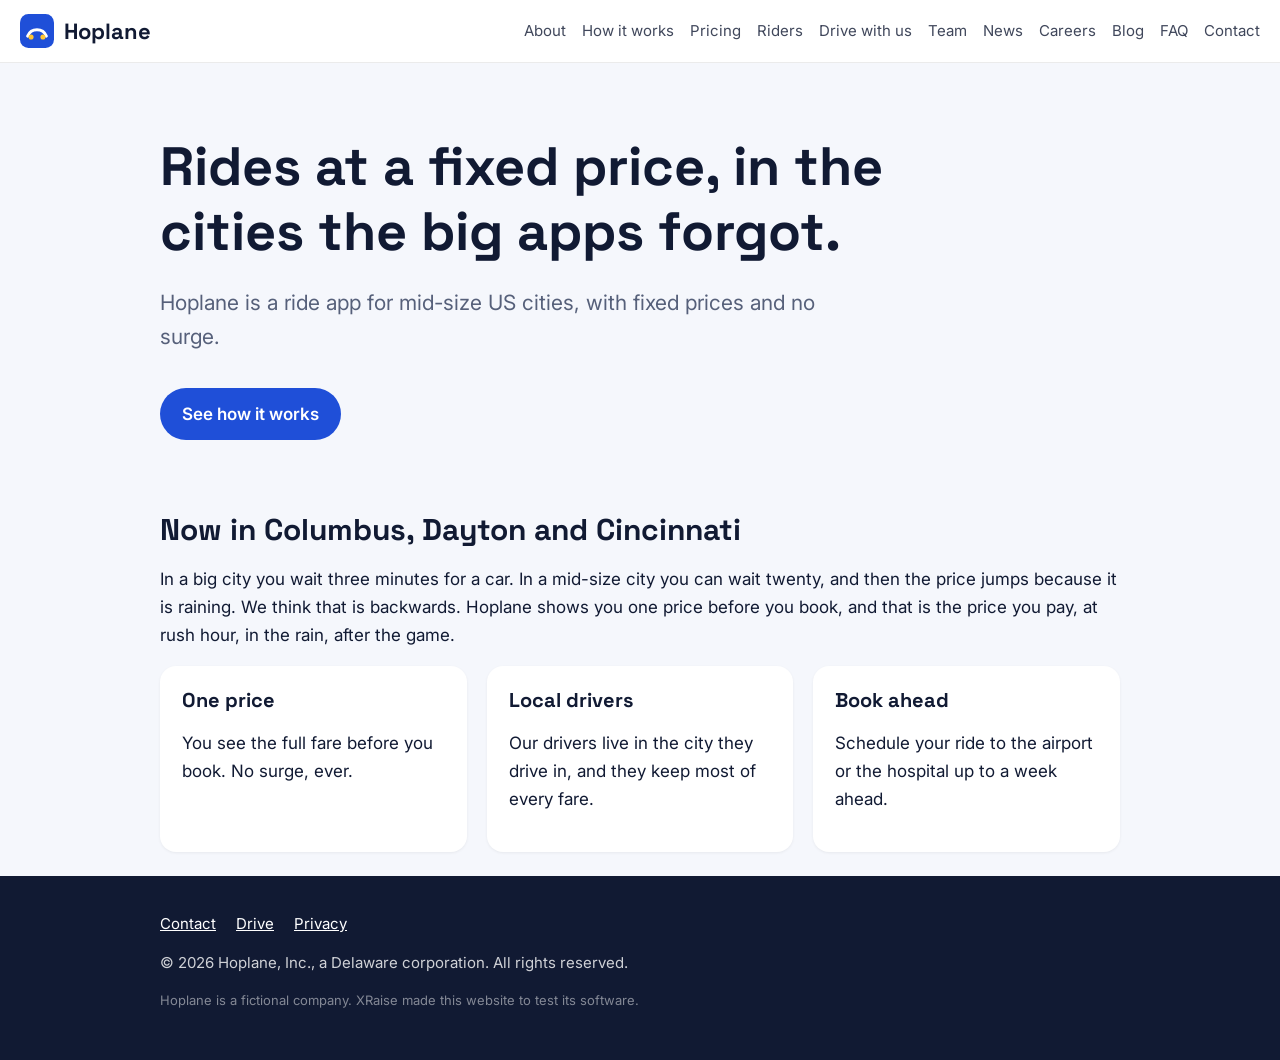
<file: index.html>
<!doctype html>
<html lang="en">
<head>
<meta charset="utf-8">
<meta name="viewport" content="width=device-width, initial-scale=1">
<meta name="robots" content="noindex">
<title>Hoplane: fixed-price rides for your city</title>
<meta name="description" content="Hoplane is a ride app for mid-size US cities, with fixed prices and no surge.">
<link rel="preconnect" href="https://fonts.googleapis.com"><link rel="stylesheet" href="https://fonts.googleapis.com/css2?family=Space+Grotesk:wght@400;600;700&family=Inter:wght@400;600;700&display=swap">
<link rel="stylesheet" href="/style.css">
</head>
<body>
<header class="top"><div class="bar"><a class="brand" href="/"><svg viewBox="0 0 40 40" aria-hidden="true"><rect width="40" height="40" rx="10" fill="#1F4FD8"/><path d="M9 26c4-10 18-10 22 0" stroke="#fff" stroke-width="3.5" fill="none" stroke-linecap="round"/><circle cx="13" cy="27" r="3" fill="#FFC531"/><circle cx="27" cy="27" r="3" fill="#FFC531"/></svg><span>Hoplane</span></a><nav><a href="/about/">About</a><a href="/how-it-works/">How it works</a><a href="/pricing/">Pricing</a><a href="/riders/">Riders</a><a href="/drive/">Drive with us</a><a href="/team/">Team</a><a href="/news/">News</a><a href="/careers/">Careers</a><a href="/blog/">Blog</a><a href="/faq/">FAQ</a><a href="/contact/">Contact</a></nav></div></header>
<main class="wrap">
<section class="hero">
  <h1>Rides at a fixed price, in the cities the big apps forgot.</h1>
  <p class="lead">Hoplane is a ride app for mid-size US cities, with fixed prices and no surge.</p>
  <a class="btn" href="/how-it-works/">See how it works</a>
</section>
<section>
  <h2>Now in Columbus, Dayton and Cincinnati</h2>
  <p>In a big city you wait three minutes for a car. In a mid-size city you can wait twenty, and then the price jumps because it is raining. We think that is backwards. Hoplane shows you one price before you book, and that is the price you pay, at rush hour, in the rain, after the game.</p>
  <div class="cards">
    <div class="card"><h3>One price</h3><p>You see the full fare before you book. No surge, ever.</p></div>
    <div class="card"><h3>Local drivers</h3><p>Our drivers live in the city they drive in, and they keep most of every fare.</p></div>
    <div class="card"><h3>Book ahead</h3><p>Schedule your ride to the airport or the hospital up to a week ahead.</p></div>
  </div>
</section>
</main>
<footer><div class="wrap">
<div class="links"><a href="/contact/">Contact</a><a href="/drive/">Drive</a><a href="/privacy/">Privacy</a></div>
<div>&copy; 2026 Hoplane, Inc., a Delaware corporation. All rights reserved.</div>
<p class="fiction">Hoplane is a fictional company. XRaise made this website to test its software.</p>
</div></footer>
</body>
</html>
</file>
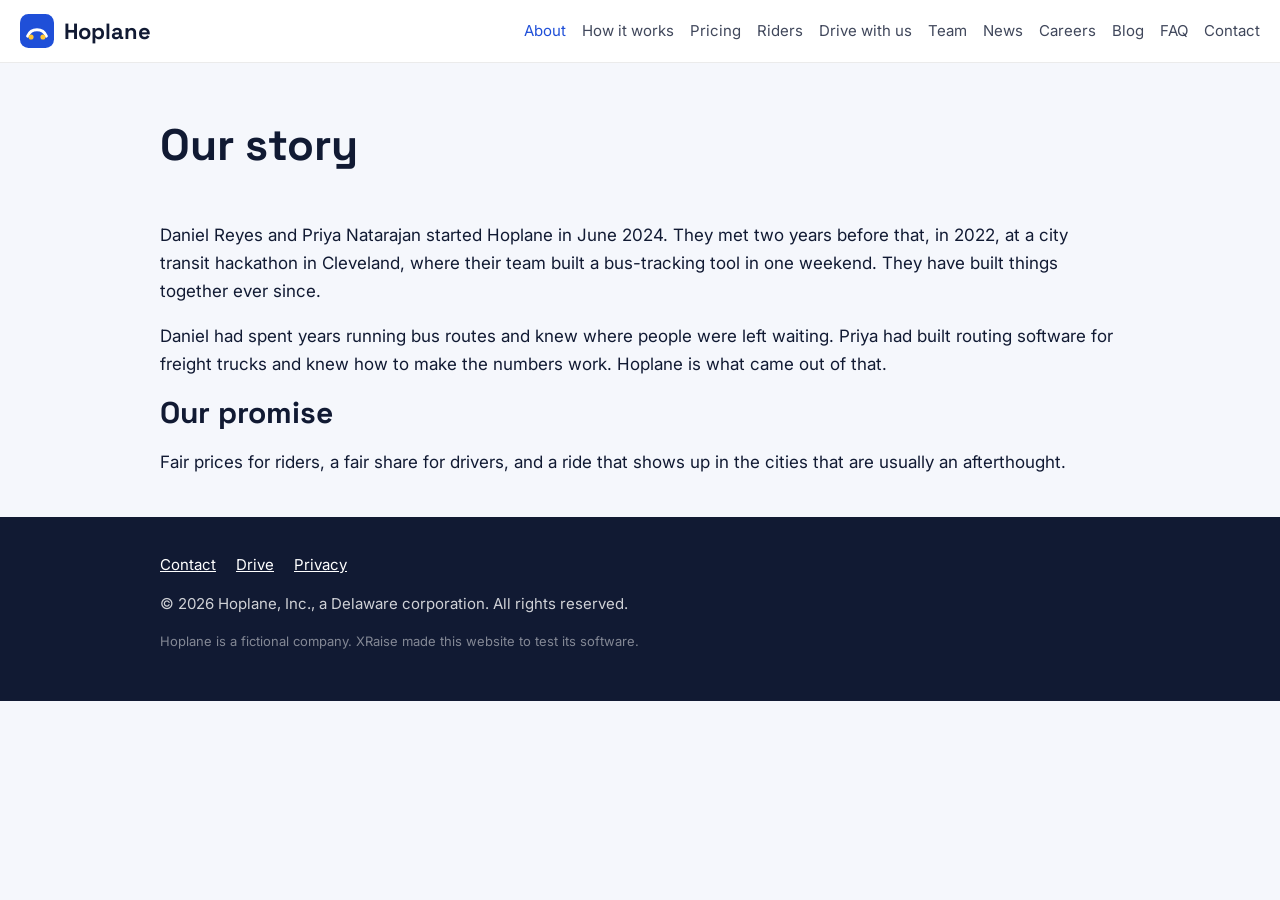
<file: about/index.html>
<!doctype html>
<html lang="en">
<head>
<meta charset="utf-8">
<meta name="viewport" content="width=device-width, initial-scale=1">
<meta name="robots" content="noindex">
<title>About Hoplane</title>
<meta name="description" content="Fixed-price rides for mid-size US cities.">
<link rel="preconnect" href="https://fonts.googleapis.com"><link rel="stylesheet" href="https://fonts.googleapis.com/css2?family=Space+Grotesk:wght@400;600;700&family=Inter:wght@400;600;700&display=swap">
<link rel="stylesheet" href="/style.css">
</head>
<body>
<header class="top"><div class="bar"><a class="brand" href="/"><svg viewBox="0 0 40 40" aria-hidden="true"><rect width="40" height="40" rx="10" fill="#1F4FD8"/><path d="M9 26c4-10 18-10 22 0" stroke="#fff" stroke-width="3.5" fill="none" stroke-linecap="round"/><circle cx="13" cy="27" r="3" fill="#FFC531"/><circle cx="27" cy="27" r="3" fill="#FFC531"/></svg><span>Hoplane</span></a><nav><a href="/about/" class="on">About</a><a href="/how-it-works/">How it works</a><a href="/pricing/">Pricing</a><a href="/riders/">Riders</a><a href="/drive/">Drive with us</a><a href="/team/">Team</a><a href="/news/">News</a><a href="/careers/">Careers</a><a href="/blog/">Blog</a><a href="/faq/">FAQ</a><a href="/contact/">Contact</a></nav></div></header>
<main class="wrap">
<div class="page-title"><h1>Our story</h1></div>
<section>
  <p>Daniel Reyes and Priya Natarajan started Hoplane in June 2024. They met two years before that, in 2022, at a city transit hackathon in Cleveland, where their team built a bus-tracking tool in one weekend. They have built things together ever since.</p>
  <p>Daniel had spent years running bus routes and knew where people were left waiting. Priya had built routing software for freight trucks and knew how to make the numbers work. Hoplane is what came out of that.</p>
  <h2>Our promise</h2>
  <p>Fair prices for riders, a fair share for drivers, and a ride that shows up in the cities that are usually an afterthought.</p>
</section>
</main>
<footer><div class="wrap">
<div class="links"><a href="/contact/">Contact</a><a href="/drive/">Drive</a><a href="/privacy/">Privacy</a></div>
<div>&copy; 2026 Hoplane, Inc., a Delaware corporation. All rights reserved.</div>
<p class="fiction">Hoplane is a fictional company. XRaise made this website to test its software.</p>
</div></footer>
</body>
</html>
</file>
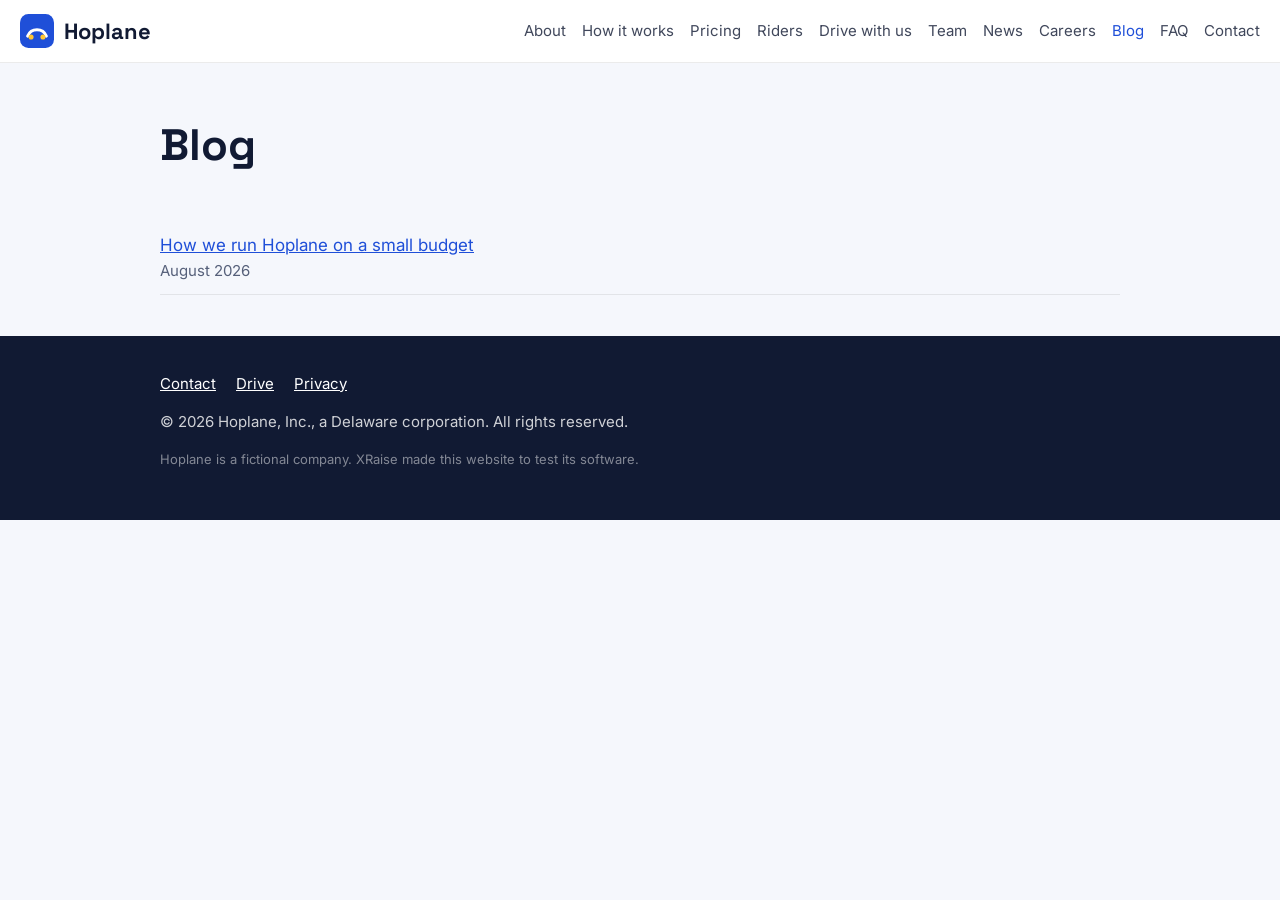
<file: blog/index.html>
<!doctype html>
<html lang="en">
<head>
<meta charset="utf-8">
<meta name="viewport" content="width=device-width, initial-scale=1">
<meta name="robots" content="noindex">
<title>Hoplane blog</title>
<meta name="description" content="Fixed-price rides for mid-size US cities.">
<link rel="preconnect" href="https://fonts.googleapis.com"><link rel="stylesheet" href="https://fonts.googleapis.com/css2?family=Space+Grotesk:wght@400;600;700&family=Inter:wght@400;600;700&display=swap">
<link rel="stylesheet" href="/style.css">
</head>
<body>
<header class="top"><div class="bar"><a class="brand" href="/"><svg viewBox="0 0 40 40" aria-hidden="true"><rect width="40" height="40" rx="10" fill="#1F4FD8"/><path d="M9 26c4-10 18-10 22 0" stroke="#fff" stroke-width="3.5" fill="none" stroke-linecap="round"/><circle cx="13" cy="27" r="3" fill="#FFC531"/><circle cx="27" cy="27" r="3" fill="#FFC531"/></svg><span>Hoplane</span></a><nav><a href="/about/">About</a><a href="/how-it-works/">How it works</a><a href="/pricing/">Pricing</a><a href="/riders/">Riders</a><a href="/drive/">Drive with us</a><a href="/team/">Team</a><a href="/news/">News</a><a href="/careers/">Careers</a><a href="/blog/" class="on">Blog</a><a href="/faq/">FAQ</a><a href="/contact/">Contact</a></nav></div></header>
<main class="wrap">
<div class="page-title"><h1>Blog</h1></div>
<section>
  <ul class="plain">
    <li><a href="/blog/running-on-a-small-budget/">How we run Hoplane on a small budget</a><div class="post-meta">August 2026</div></li>
  </ul>
</section>
</main>
<footer><div class="wrap">
<div class="links"><a href="/contact/">Contact</a><a href="/drive/">Drive</a><a href="/privacy/">Privacy</a></div>
<div>&copy; 2026 Hoplane, Inc., a Delaware corporation. All rights reserved.</div>
<p class="fiction">Hoplane is a fictional company. XRaise made this website to test its software.</p>
</div></footer>
</body>
</html>
</file>
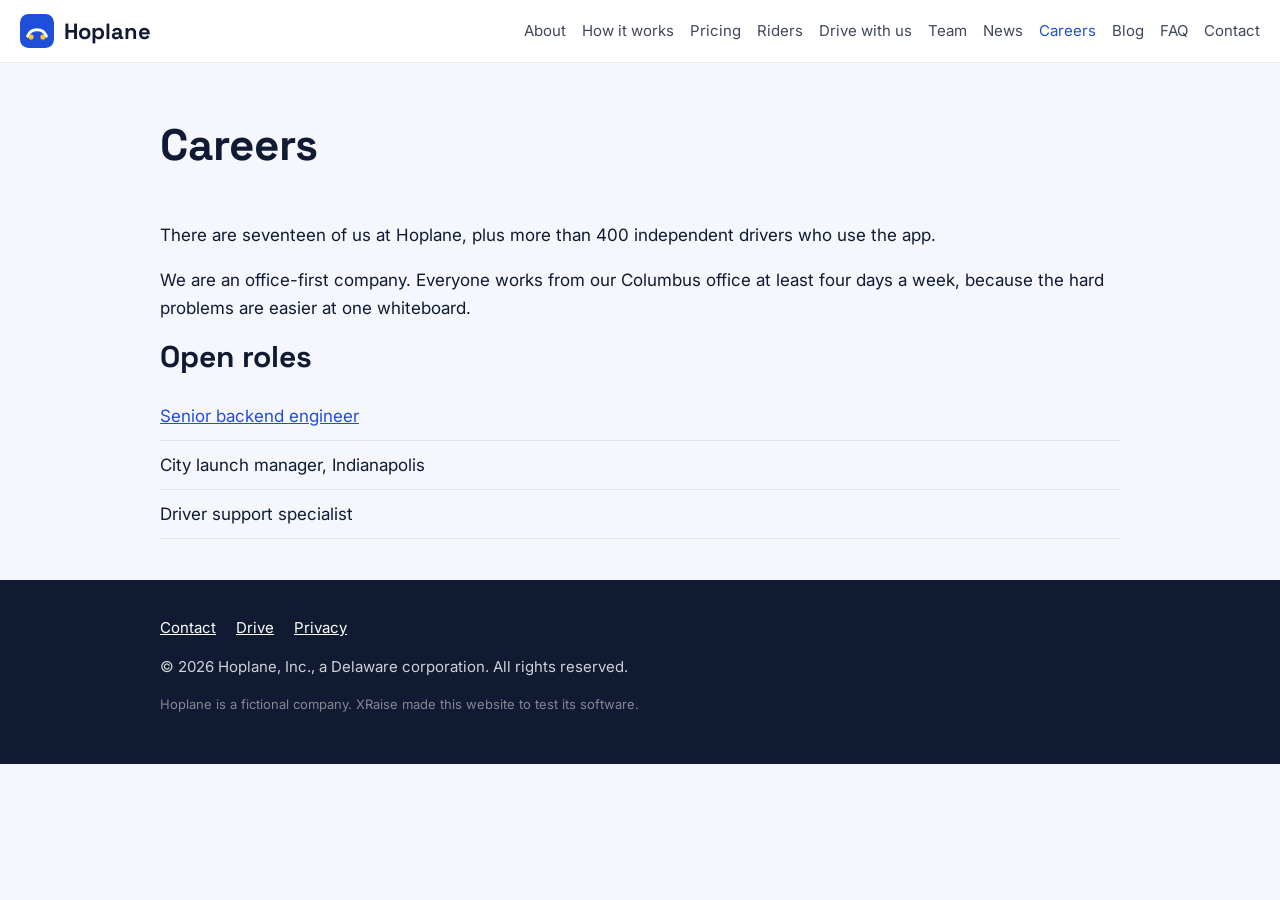
<file: careers/index.html>
<!doctype html>
<html lang="en">
<head>
<meta charset="utf-8">
<meta name="viewport" content="width=device-width, initial-scale=1">
<meta name="robots" content="noindex">
<title>Careers at Hoplane</title>
<meta name="description" content="Fixed-price rides for mid-size US cities.">
<link rel="preconnect" href="https://fonts.googleapis.com"><link rel="stylesheet" href="https://fonts.googleapis.com/css2?family=Space+Grotesk:wght@400;600;700&family=Inter:wght@400;600;700&display=swap">
<link rel="stylesheet" href="/style.css">
</head>
<body>
<header class="top"><div class="bar"><a class="brand" href="/"><svg viewBox="0 0 40 40" aria-hidden="true"><rect width="40" height="40" rx="10" fill="#1F4FD8"/><path d="M9 26c4-10 18-10 22 0" stroke="#fff" stroke-width="3.5" fill="none" stroke-linecap="round"/><circle cx="13" cy="27" r="3" fill="#FFC531"/><circle cx="27" cy="27" r="3" fill="#FFC531"/></svg><span>Hoplane</span></a><nav><a href="/about/">About</a><a href="/how-it-works/">How it works</a><a href="/pricing/">Pricing</a><a href="/riders/">Riders</a><a href="/drive/">Drive with us</a><a href="/team/">Team</a><a href="/news/">News</a><a href="/careers/" class="on">Careers</a><a href="/blog/">Blog</a><a href="/faq/">FAQ</a><a href="/contact/">Contact</a></nav></div></header>
<main class="wrap">
<div class="page-title"><h1>Careers</h1></div>
<section>
  <p>There are seventeen of us at Hoplane, plus more than 400 independent drivers who use the app.</p>
  <p>We are an office-first company. Everyone works from our Columbus office at least four days a week, because the hard problems are easier at one whiteboard.</p>
  <h2>Open roles</h2>
  <ul class="plain">
    <li><a href="/careers/senior-backend-engineer/">Senior backend engineer</a></li>
    <li>City launch manager, Indianapolis</li>
    <li>Driver support specialist</li>
  </ul>
</section>
</main>
<footer><div class="wrap">
<div class="links"><a href="/contact/">Contact</a><a href="/drive/">Drive</a><a href="/privacy/">Privacy</a></div>
<div>&copy; 2026 Hoplane, Inc., a Delaware corporation. All rights reserved.</div>
<p class="fiction">Hoplane is a fictional company. XRaise made this website to test its software.</p>
</div></footer>
</body>
</html>
</file>
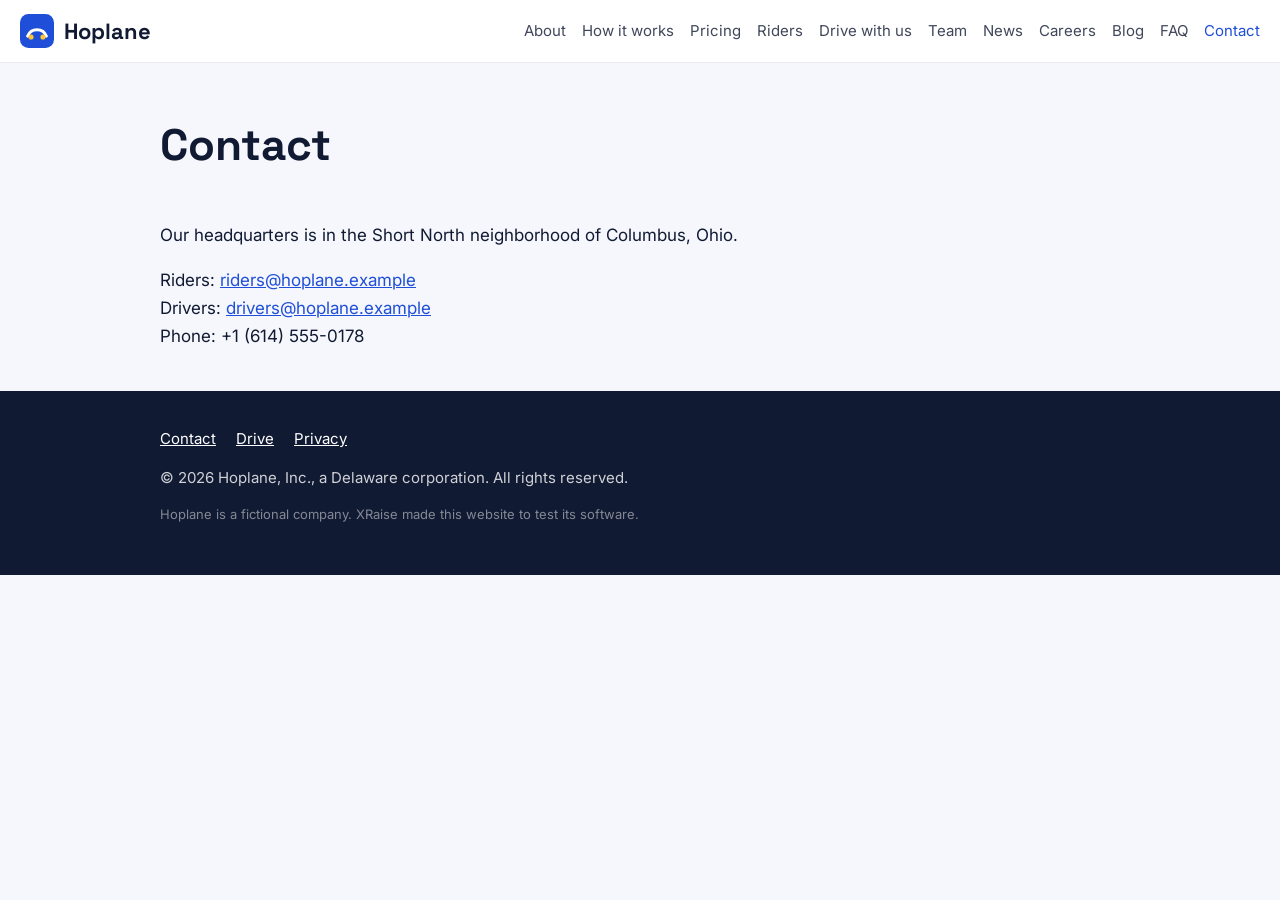
<file: contact/index.html>
<!doctype html>
<html lang="en">
<head>
<meta charset="utf-8">
<meta name="viewport" content="width=device-width, initial-scale=1">
<meta name="robots" content="noindex">
<title>Contact Hoplane</title>
<meta name="description" content="Fixed-price rides for mid-size US cities.">
<link rel="preconnect" href="https://fonts.googleapis.com"><link rel="stylesheet" href="https://fonts.googleapis.com/css2?family=Space+Grotesk:wght@400;600;700&family=Inter:wght@400;600;700&display=swap">
<link rel="stylesheet" href="/style.css">
</head>
<body>
<header class="top"><div class="bar"><a class="brand" href="/"><svg viewBox="0 0 40 40" aria-hidden="true"><rect width="40" height="40" rx="10" fill="#1F4FD8"/><path d="M9 26c4-10 18-10 22 0" stroke="#fff" stroke-width="3.5" fill="none" stroke-linecap="round"/><circle cx="13" cy="27" r="3" fill="#FFC531"/><circle cx="27" cy="27" r="3" fill="#FFC531"/></svg><span>Hoplane</span></a><nav><a href="/about/">About</a><a href="/how-it-works/">How it works</a><a href="/pricing/">Pricing</a><a href="/riders/">Riders</a><a href="/drive/">Drive with us</a><a href="/team/">Team</a><a href="/news/">News</a><a href="/careers/">Careers</a><a href="/blog/">Blog</a><a href="/faq/">FAQ</a><a href="/contact/" class="on">Contact</a></nav></div></header>
<main class="wrap">
<div class="page-title"><h1>Contact</h1></div>
<section>
  <p>Our headquarters is in the Short North neighborhood of Columbus, Ohio.</p>
  <p>Riders: <a href="mailto:riders@hoplane.example">riders@hoplane.example</a><br>Drivers: <a href="mailto:drivers@hoplane.example">drivers@hoplane.example</a><br>Phone: +1 (614) 555-0178</p>
</section>
</main>
<footer><div class="wrap">
<div class="links"><a href="/contact/">Contact</a><a href="/drive/">Drive</a><a href="/privacy/">Privacy</a></div>
<div>&copy; 2026 Hoplane, Inc., a Delaware corporation. All rights reserved.</div>
<p class="fiction">Hoplane is a fictional company. XRaise made this website to test its software.</p>
</div></footer>
</body>
</html>
</file>
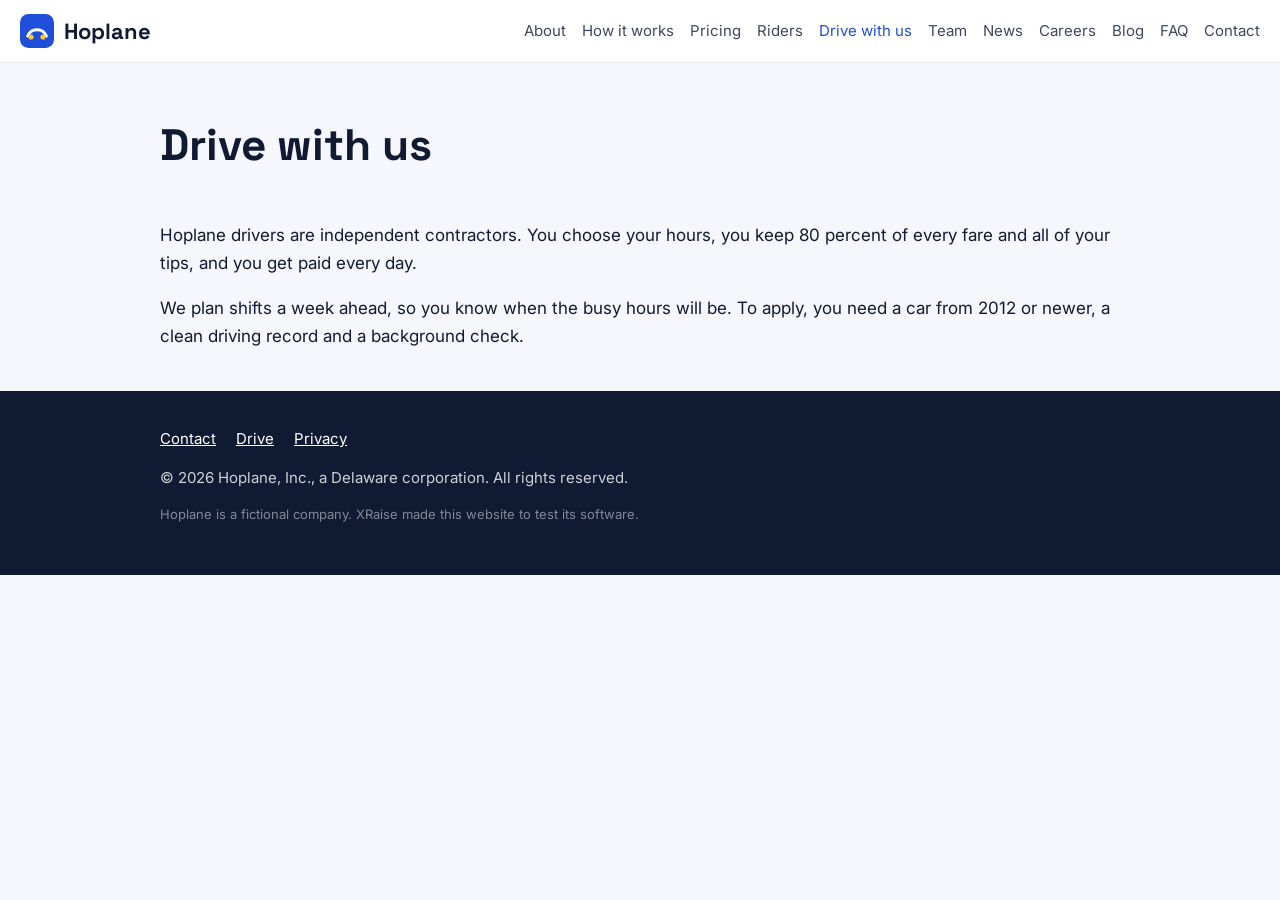
<file: drive/index.html>
<!doctype html>
<html lang="en">
<head>
<meta charset="utf-8">
<meta name="viewport" content="width=device-width, initial-scale=1">
<meta name="robots" content="noindex">
<title>Drive with Hoplane</title>
<meta name="description" content="Fixed-price rides for mid-size US cities.">
<link rel="preconnect" href="https://fonts.googleapis.com"><link rel="stylesheet" href="https://fonts.googleapis.com/css2?family=Space+Grotesk:wght@400;600;700&family=Inter:wght@400;600;700&display=swap">
<link rel="stylesheet" href="/style.css">
</head>
<body>
<header class="top"><div class="bar"><a class="brand" href="/"><svg viewBox="0 0 40 40" aria-hidden="true"><rect width="40" height="40" rx="10" fill="#1F4FD8"/><path d="M9 26c4-10 18-10 22 0" stroke="#fff" stroke-width="3.5" fill="none" stroke-linecap="round"/><circle cx="13" cy="27" r="3" fill="#FFC531"/><circle cx="27" cy="27" r="3" fill="#FFC531"/></svg><span>Hoplane</span></a><nav><a href="/about/">About</a><a href="/how-it-works/">How it works</a><a href="/pricing/">Pricing</a><a href="/riders/">Riders</a><a href="/drive/" class="on">Drive with us</a><a href="/team/">Team</a><a href="/news/">News</a><a href="/careers/">Careers</a><a href="/blog/">Blog</a><a href="/faq/">FAQ</a><a href="/contact/">Contact</a></nav></div></header>
<main class="wrap">
<div class="page-title"><h1>Drive with us</h1></div>
<section>
  <p>Hoplane drivers are independent contractors. You choose your hours, you keep 80 percent of every fare and all of your tips, and you get paid every day.</p>
  <p>We plan shifts a week ahead, so you know when the busy hours will be. To apply, you need a car from 2012 or newer, a clean driving record and a background check.</p>
</section>
</main>
<footer><div class="wrap">
<div class="links"><a href="/contact/">Contact</a><a href="/drive/">Drive</a><a href="/privacy/">Privacy</a></div>
<div>&copy; 2026 Hoplane, Inc., a Delaware corporation. All rights reserved.</div>
<p class="fiction">Hoplane is a fictional company. XRaise made this website to test its software.</p>
</div></footer>
</body>
</html>
</file>
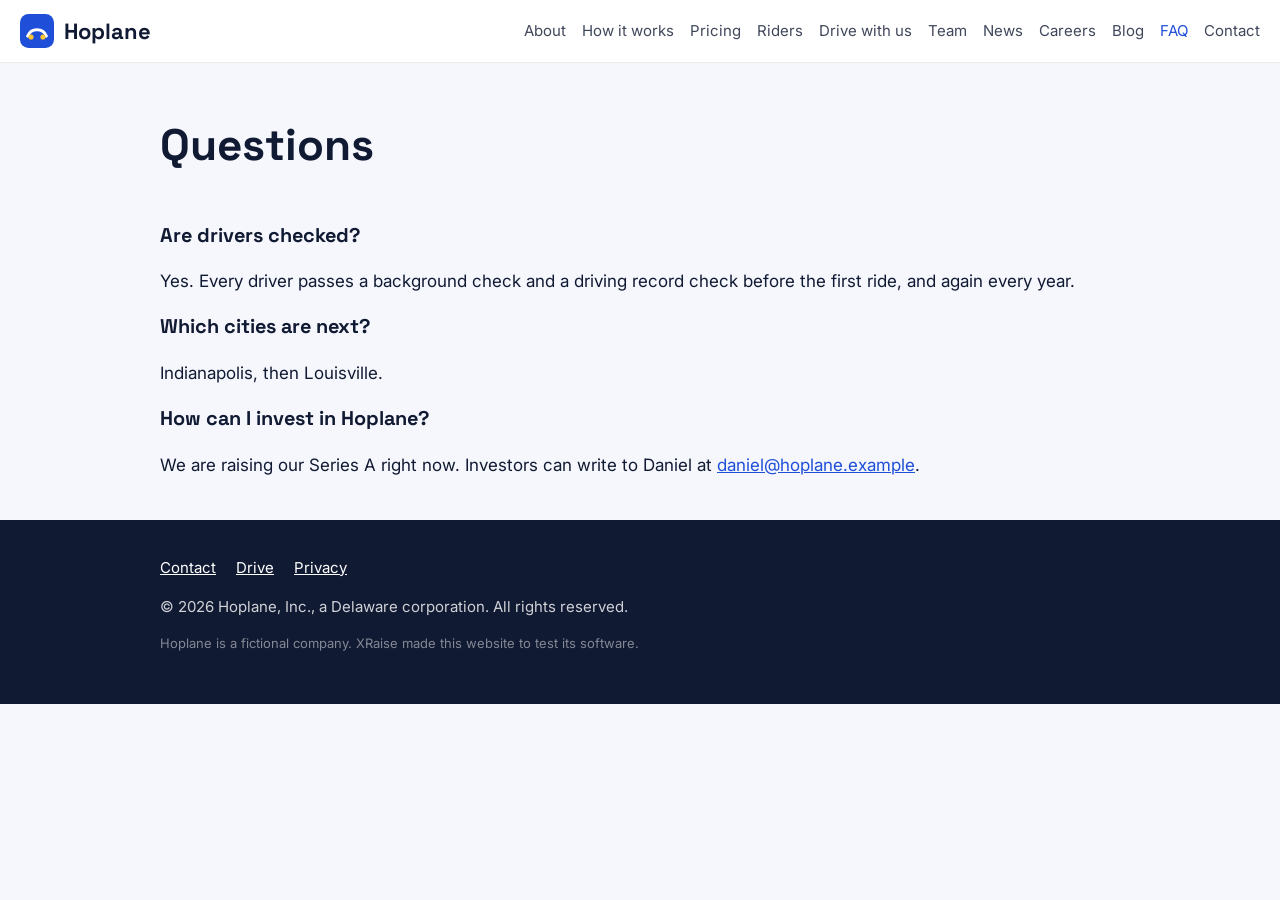
<file: faq/index.html>
<!doctype html>
<html lang="en">
<head>
<meta charset="utf-8">
<meta name="viewport" content="width=device-width, initial-scale=1">
<meta name="robots" content="noindex">
<title>Hoplane FAQ</title>
<meta name="description" content="Fixed-price rides for mid-size US cities.">
<link rel="preconnect" href="https://fonts.googleapis.com"><link rel="stylesheet" href="https://fonts.googleapis.com/css2?family=Space+Grotesk:wght@400;600;700&family=Inter:wght@400;600;700&display=swap">
<link rel="stylesheet" href="/style.css">
</head>
<body>
<header class="top"><div class="bar"><a class="brand" href="/"><svg viewBox="0 0 40 40" aria-hidden="true"><rect width="40" height="40" rx="10" fill="#1F4FD8"/><path d="M9 26c4-10 18-10 22 0" stroke="#fff" stroke-width="3.5" fill="none" stroke-linecap="round"/><circle cx="13" cy="27" r="3" fill="#FFC531"/><circle cx="27" cy="27" r="3" fill="#FFC531"/></svg><span>Hoplane</span></a><nav><a href="/about/">About</a><a href="/how-it-works/">How it works</a><a href="/pricing/">Pricing</a><a href="/riders/">Riders</a><a href="/drive/">Drive with us</a><a href="/team/">Team</a><a href="/news/">News</a><a href="/careers/">Careers</a><a href="/blog/">Blog</a><a href="/faq/" class="on">FAQ</a><a href="/contact/">Contact</a></nav></div></header>
<main class="wrap">
<div class="page-title"><h1>Questions</h1></div>
<section>
  <h3>Are drivers checked?</h3>
  <p>Yes. Every driver passes a background check and a driving record check before the first ride, and again every year.</p>
  <h3>Which cities are next?</h3>
  <p>Indianapolis, then Louisville.</p>
  <h3>How can I invest in Hoplane?</h3>
  <p>We are raising our Series A right now. Investors can write to Daniel at <a href="mailto:daniel@hoplane.example">daniel@hoplane.example</a>.</p>
</section>
</main>
<footer><div class="wrap">
<div class="links"><a href="/contact/">Contact</a><a href="/drive/">Drive</a><a href="/privacy/">Privacy</a></div>
<div>&copy; 2026 Hoplane, Inc., a Delaware corporation. All rights reserved.</div>
<p class="fiction">Hoplane is a fictional company. XRaise made this website to test its software.</p>
</div></footer>
</body>
</html>
</file>
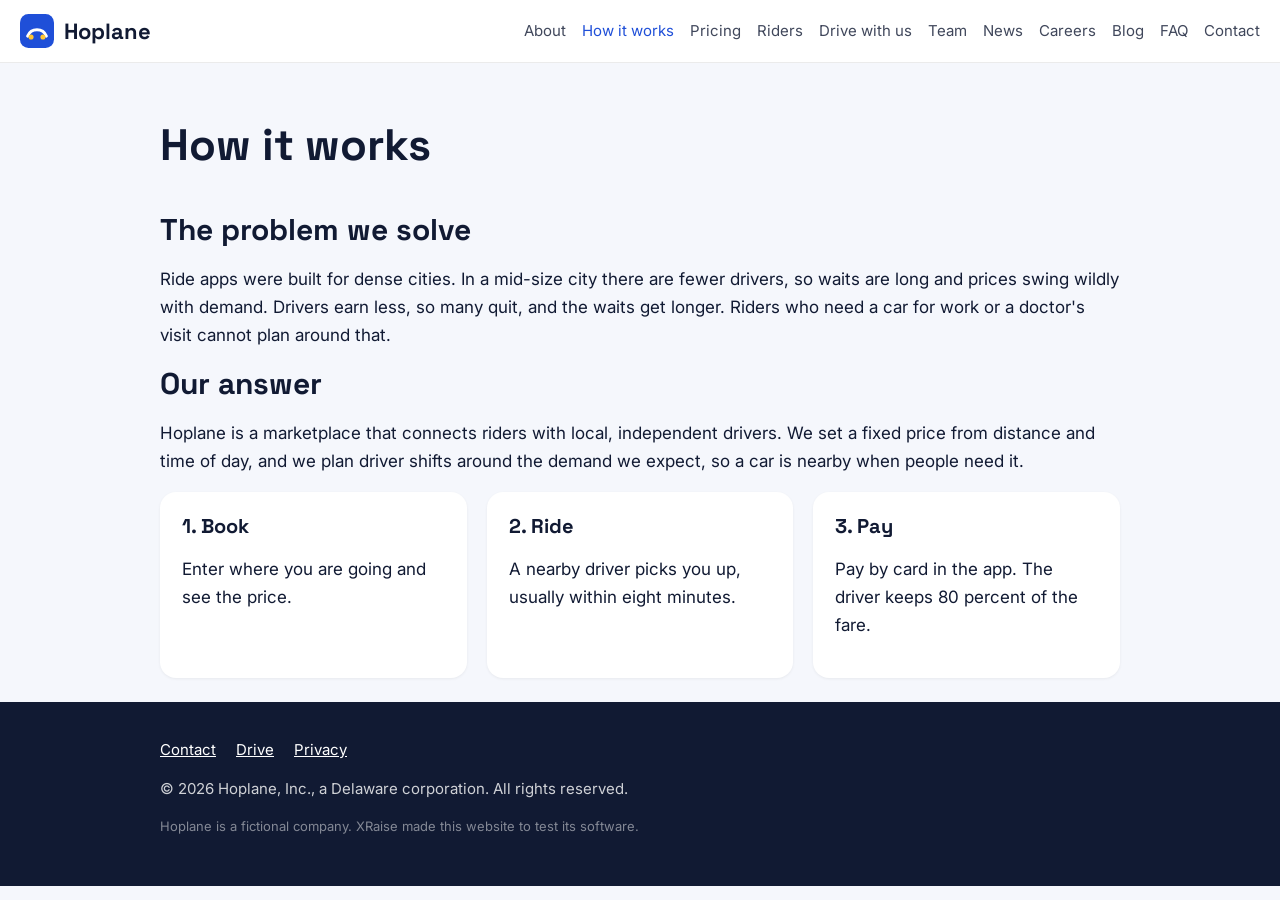
<file: how-it-works/index.html>
<!doctype html>
<html lang="en">
<head>
<meta charset="utf-8">
<meta name="viewport" content="width=device-width, initial-scale=1">
<meta name="robots" content="noindex">
<title>How Hoplane works</title>
<meta name="description" content="Fixed-price rides for mid-size US cities.">
<link rel="preconnect" href="https://fonts.googleapis.com"><link rel="stylesheet" href="https://fonts.googleapis.com/css2?family=Space+Grotesk:wght@400;600;700&family=Inter:wght@400;600;700&display=swap">
<link rel="stylesheet" href="/style.css">
</head>
<body>
<header class="top"><div class="bar"><a class="brand" href="/"><svg viewBox="0 0 40 40" aria-hidden="true"><rect width="40" height="40" rx="10" fill="#1F4FD8"/><path d="M9 26c4-10 18-10 22 0" stroke="#fff" stroke-width="3.5" fill="none" stroke-linecap="round"/><circle cx="13" cy="27" r="3" fill="#FFC531"/><circle cx="27" cy="27" r="3" fill="#FFC531"/></svg><span>Hoplane</span></a><nav><a href="/about/">About</a><a href="/how-it-works/" class="on">How it works</a><a href="/pricing/">Pricing</a><a href="/riders/">Riders</a><a href="/drive/">Drive with us</a><a href="/team/">Team</a><a href="/news/">News</a><a href="/careers/">Careers</a><a href="/blog/">Blog</a><a href="/faq/">FAQ</a><a href="/contact/">Contact</a></nav></div></header>
<main class="wrap">
<div class="page-title"><h1>How it works</h1></div>
<section>
  <h2>The problem we solve</h2>
  <p>Ride apps were built for dense cities. In a mid-size city there are fewer drivers, so waits are long and prices swing wildly with demand. Drivers earn less, so many quit, and the waits get longer. Riders who need a car for work or a doctor's visit cannot plan around that.</p>
  <h2>Our answer</h2>
  <p>Hoplane is a marketplace that connects riders with local, independent drivers. We set a fixed price from distance and time of day, and we plan driver shifts around the demand we expect, so a car is nearby when people need it.</p>
  <div class="cards">
    <div class="card"><h3>1. Book</h3><p>Enter where you are going and see the price.</p></div>
    <div class="card"><h3>2. Ride</h3><p>A nearby driver picks you up, usually within eight minutes.</p></div>
    <div class="card"><h3>3. Pay</h3><p>Pay by card in the app. The driver keeps 80 percent of the fare.</p></div>
  </div>
</section>
</main>
<footer><div class="wrap">
<div class="links"><a href="/contact/">Contact</a><a href="/drive/">Drive</a><a href="/privacy/">Privacy</a></div>
<div>&copy; 2026 Hoplane, Inc., a Delaware corporation. All rights reserved.</div>
<p class="fiction">Hoplane is a fictional company. XRaise made this website to test its software.</p>
</div></footer>
</body>
</html>
</file>
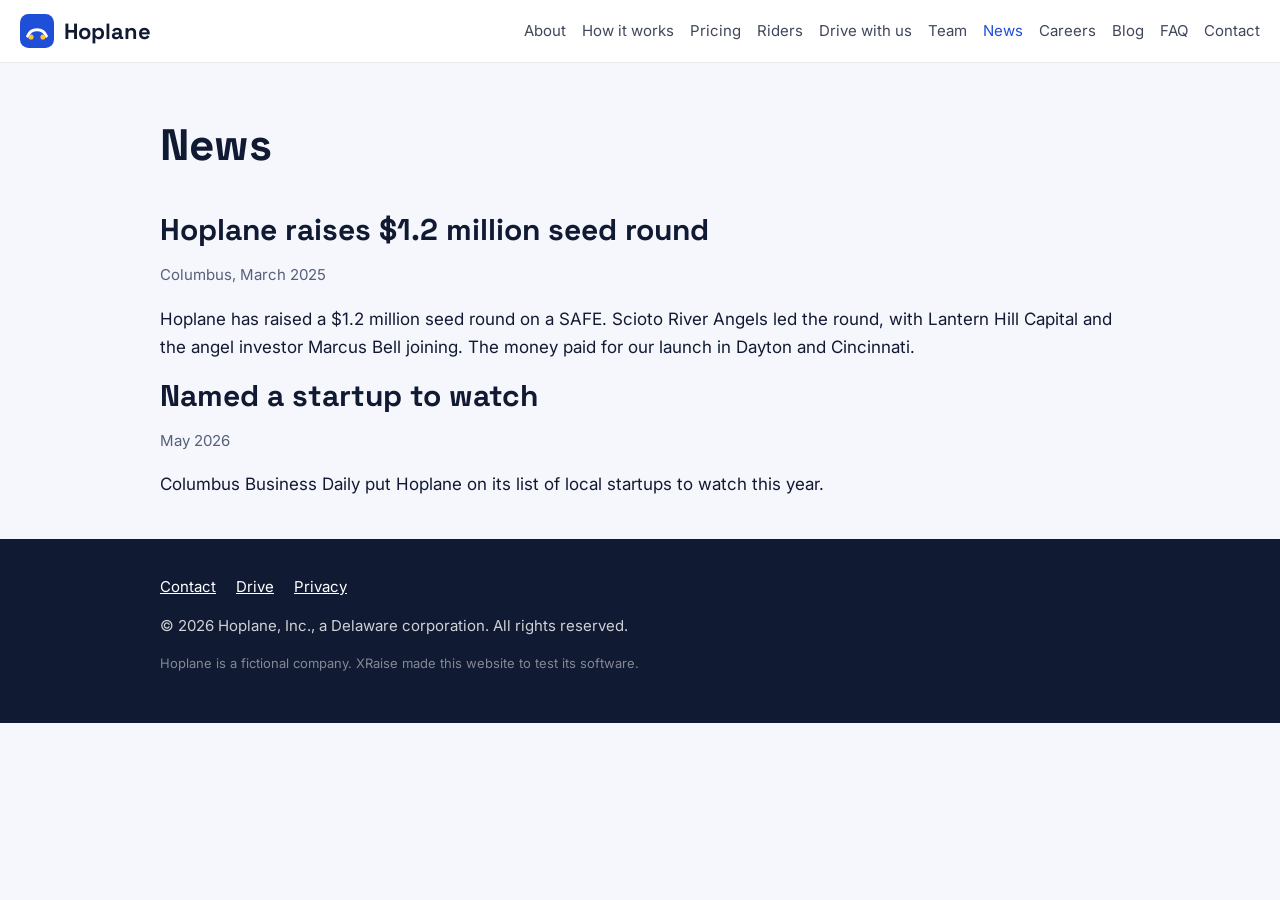
<file: news/index.html>
<!doctype html>
<html lang="en">
<head>
<meta charset="utf-8">
<meta name="viewport" content="width=device-width, initial-scale=1">
<meta name="robots" content="noindex">
<title>Hoplane news</title>
<meta name="description" content="Fixed-price rides for mid-size US cities.">
<link rel="preconnect" href="https://fonts.googleapis.com"><link rel="stylesheet" href="https://fonts.googleapis.com/css2?family=Space+Grotesk:wght@400;600;700&family=Inter:wght@400;600;700&display=swap">
<link rel="stylesheet" href="/style.css">
</head>
<body>
<header class="top"><div class="bar"><a class="brand" href="/"><svg viewBox="0 0 40 40" aria-hidden="true"><rect width="40" height="40" rx="10" fill="#1F4FD8"/><path d="M9 26c4-10 18-10 22 0" stroke="#fff" stroke-width="3.5" fill="none" stroke-linecap="round"/><circle cx="13" cy="27" r="3" fill="#FFC531"/><circle cx="27" cy="27" r="3" fill="#FFC531"/></svg><span>Hoplane</span></a><nav><a href="/about/">About</a><a href="/how-it-works/">How it works</a><a href="/pricing/">Pricing</a><a href="/riders/">Riders</a><a href="/drive/">Drive with us</a><a href="/team/">Team</a><a href="/news/" class="on">News</a><a href="/careers/">Careers</a><a href="/blog/">Blog</a><a href="/faq/">FAQ</a><a href="/contact/">Contact</a></nav></div></header>
<main class="wrap">
<div class="page-title"><h1>News</h1></div>
<section>
  <h2>Hoplane raises $1.2 million seed round</h2>
  <p class="post-meta">Columbus, March 2025</p>
  <p>Hoplane has raised a $1.2 million seed round on a SAFE. Scioto River Angels led the round, with Lantern Hill Capital and the angel investor Marcus Bell joining. The money paid for our launch in Dayton and Cincinnati.</p>
  <h2>Named a startup to watch</h2>
  <p class="post-meta">May 2026</p>
  <p>Columbus Business Daily put Hoplane on its list of local startups to watch this year.</p>
</section>
</main>
<footer><div class="wrap">
<div class="links"><a href="/contact/">Contact</a><a href="/drive/">Drive</a><a href="/privacy/">Privacy</a></div>
<div>&copy; 2026 Hoplane, Inc., a Delaware corporation. All rights reserved.</div>
<p class="fiction">Hoplane is a fictional company. XRaise made this website to test its software.</p>
</div></footer>
</body>
</html>
</file>
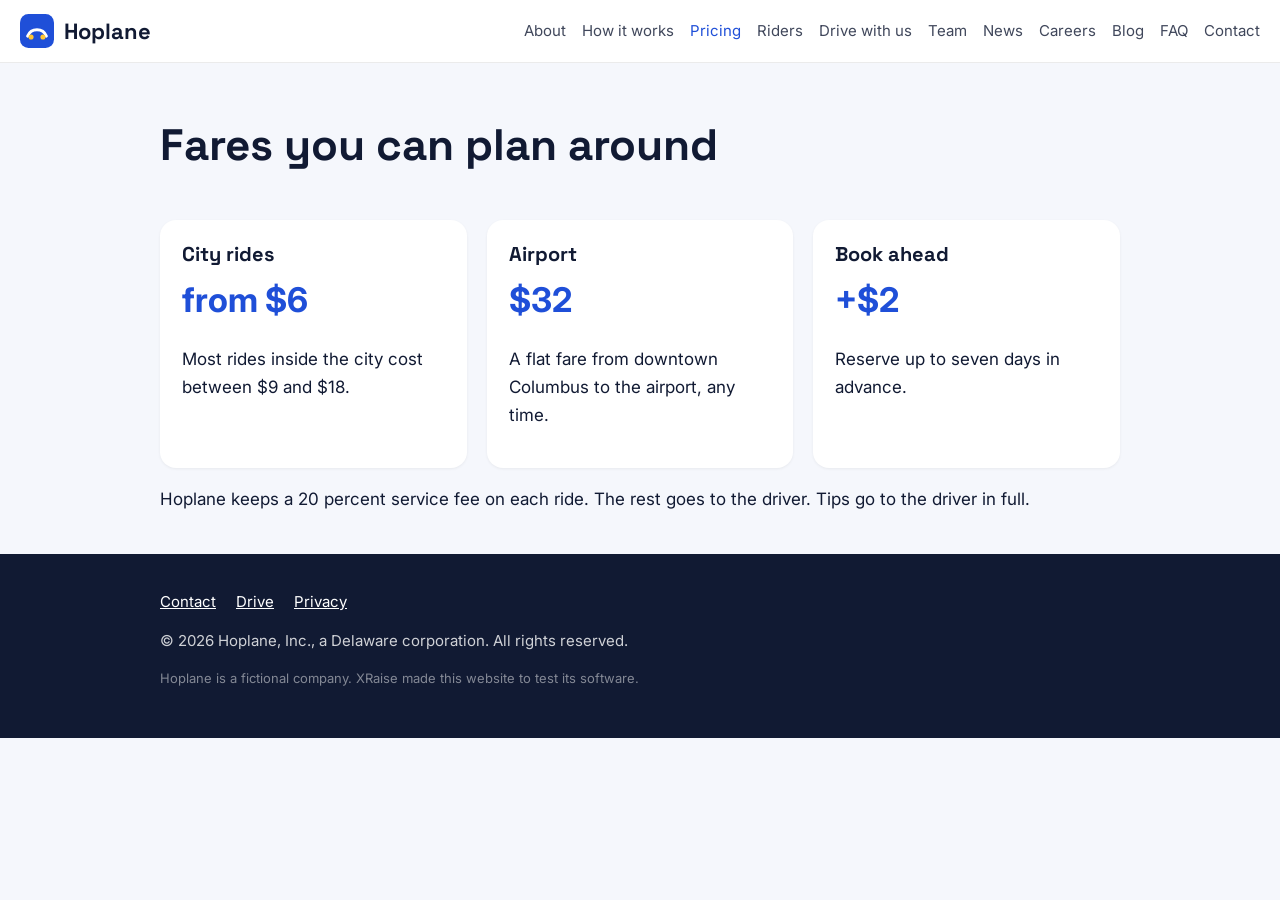
<file: pricing/index.html>
<!doctype html>
<html lang="en">
<head>
<meta charset="utf-8">
<meta name="viewport" content="width=device-width, initial-scale=1">
<meta name="robots" content="noindex">
<title>Hoplane pricing</title>
<meta name="description" content="Fixed-price rides for mid-size US cities.">
<link rel="preconnect" href="https://fonts.googleapis.com"><link rel="stylesheet" href="https://fonts.googleapis.com/css2?family=Space+Grotesk:wght@400;600;700&family=Inter:wght@400;600;700&display=swap">
<link rel="stylesheet" href="/style.css">
</head>
<body>
<header class="top"><div class="bar"><a class="brand" href="/"><svg viewBox="0 0 40 40" aria-hidden="true"><rect width="40" height="40" rx="10" fill="#1F4FD8"/><path d="M9 26c4-10 18-10 22 0" stroke="#fff" stroke-width="3.5" fill="none" stroke-linecap="round"/><circle cx="13" cy="27" r="3" fill="#FFC531"/><circle cx="27" cy="27" r="3" fill="#FFC531"/></svg><span>Hoplane</span></a><nav><a href="/about/">About</a><a href="/how-it-works/">How it works</a><a href="/pricing/" class="on">Pricing</a><a href="/riders/">Riders</a><a href="/drive/">Drive with us</a><a href="/team/">Team</a><a href="/news/">News</a><a href="/careers/">Careers</a><a href="/blog/">Blog</a><a href="/faq/">FAQ</a><a href="/contact/">Contact</a></nav></div></header>
<main class="wrap">
<div class="page-title"><h1>Fares you can plan around</h1></div>
<section>
  <div class="cards">
    <div class="card"><h3>City rides</h3><div class="price">from $6</div><p>Most rides inside the city cost between $9 and $18.</p></div>
    <div class="card"><h3>Airport</h3><div class="price">$32</div><p>A flat fare from downtown Columbus to the airport, any time.</p></div>
    <div class="card"><h3>Book ahead</h3><div class="price">+$2</div><p>Reserve up to seven days in advance.</p></div>
  </div>
  <p>Hoplane keeps a 20 percent service fee on each ride. The rest goes to the driver. Tips go to the driver in full.</p>
</section>
</main>
<footer><div class="wrap">
<div class="links"><a href="/contact/">Contact</a><a href="/drive/">Drive</a><a href="/privacy/">Privacy</a></div>
<div>&copy; 2026 Hoplane, Inc., a Delaware corporation. All rights reserved.</div>
<p class="fiction">Hoplane is a fictional company. XRaise made this website to test its software.</p>
</div></footer>
</body>
</html>
</file>
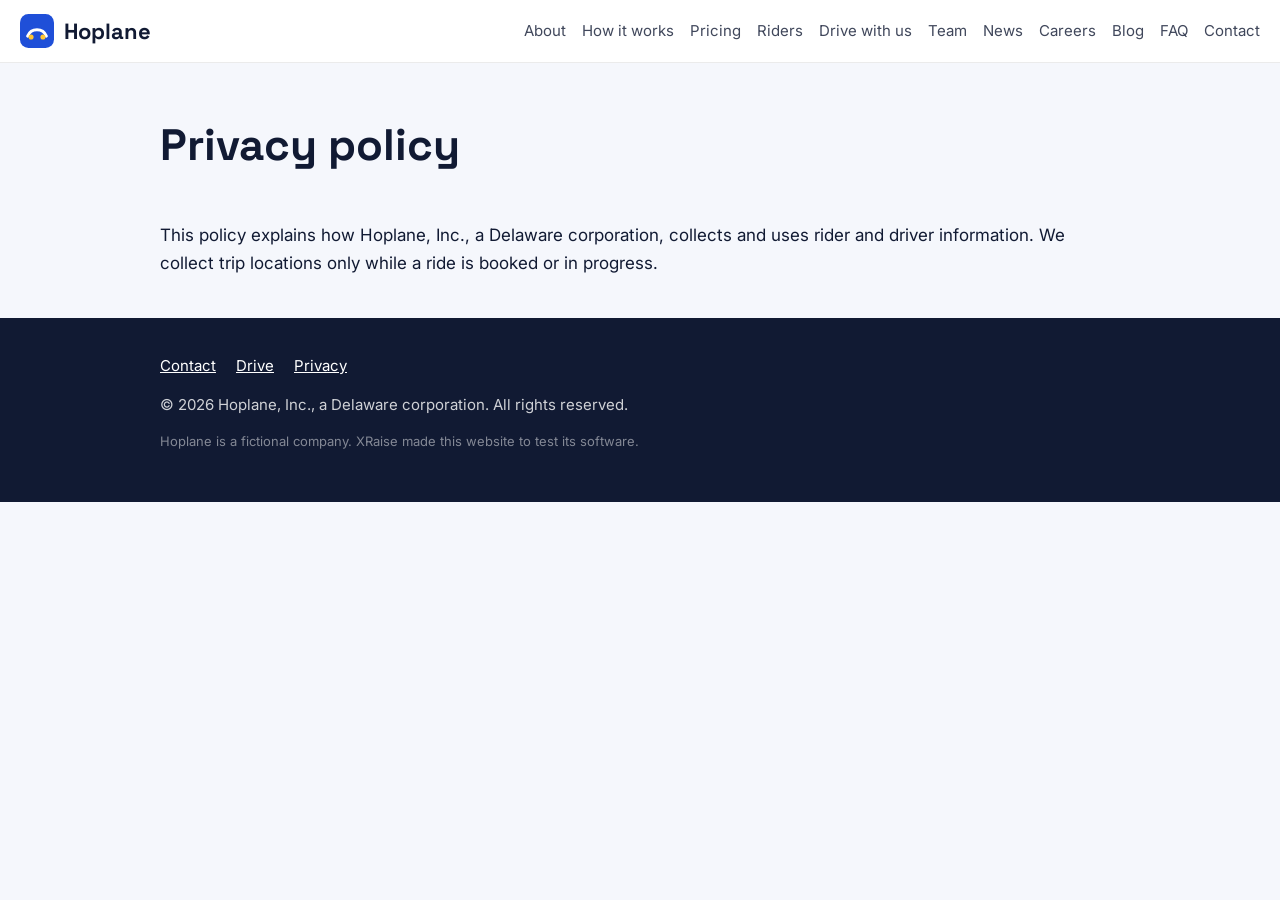
<file: privacy/index.html>
<!doctype html>
<html lang="en">
<head>
<meta charset="utf-8">
<meta name="viewport" content="width=device-width, initial-scale=1">
<meta name="robots" content="noindex">
<title>Privacy policy</title>
<meta name="description" content="Fixed-price rides for mid-size US cities.">
<link rel="preconnect" href="https://fonts.googleapis.com"><link rel="stylesheet" href="https://fonts.googleapis.com/css2?family=Space+Grotesk:wght@400;600;700&family=Inter:wght@400;600;700&display=swap">
<link rel="stylesheet" href="/style.css">
</head>
<body>
<header class="top"><div class="bar"><a class="brand" href="/"><svg viewBox="0 0 40 40" aria-hidden="true"><rect width="40" height="40" rx="10" fill="#1F4FD8"/><path d="M9 26c4-10 18-10 22 0" stroke="#fff" stroke-width="3.5" fill="none" stroke-linecap="round"/><circle cx="13" cy="27" r="3" fill="#FFC531"/><circle cx="27" cy="27" r="3" fill="#FFC531"/></svg><span>Hoplane</span></a><nav><a href="/about/">About</a><a href="/how-it-works/">How it works</a><a href="/pricing/">Pricing</a><a href="/riders/">Riders</a><a href="/drive/">Drive with us</a><a href="/team/">Team</a><a href="/news/">News</a><a href="/careers/">Careers</a><a href="/blog/">Blog</a><a href="/faq/">FAQ</a><a href="/contact/">Contact</a></nav></div></header>
<main class="wrap">
<div class="page-title"><h1>Privacy policy</h1></div>
<section>
  <p>This policy explains how Hoplane, Inc., a Delaware corporation, collects and uses rider and driver information. We collect trip locations only while a ride is booked or in progress.</p>
</section>
</main>
<footer><div class="wrap">
<div class="links"><a href="/contact/">Contact</a><a href="/drive/">Drive</a><a href="/privacy/">Privacy</a></div>
<div>&copy; 2026 Hoplane, Inc., a Delaware corporation. All rights reserved.</div>
<p class="fiction">Hoplane is a fictional company. XRaise made this website to test its software.</p>
</div></footer>
</body>
</html>
</file>
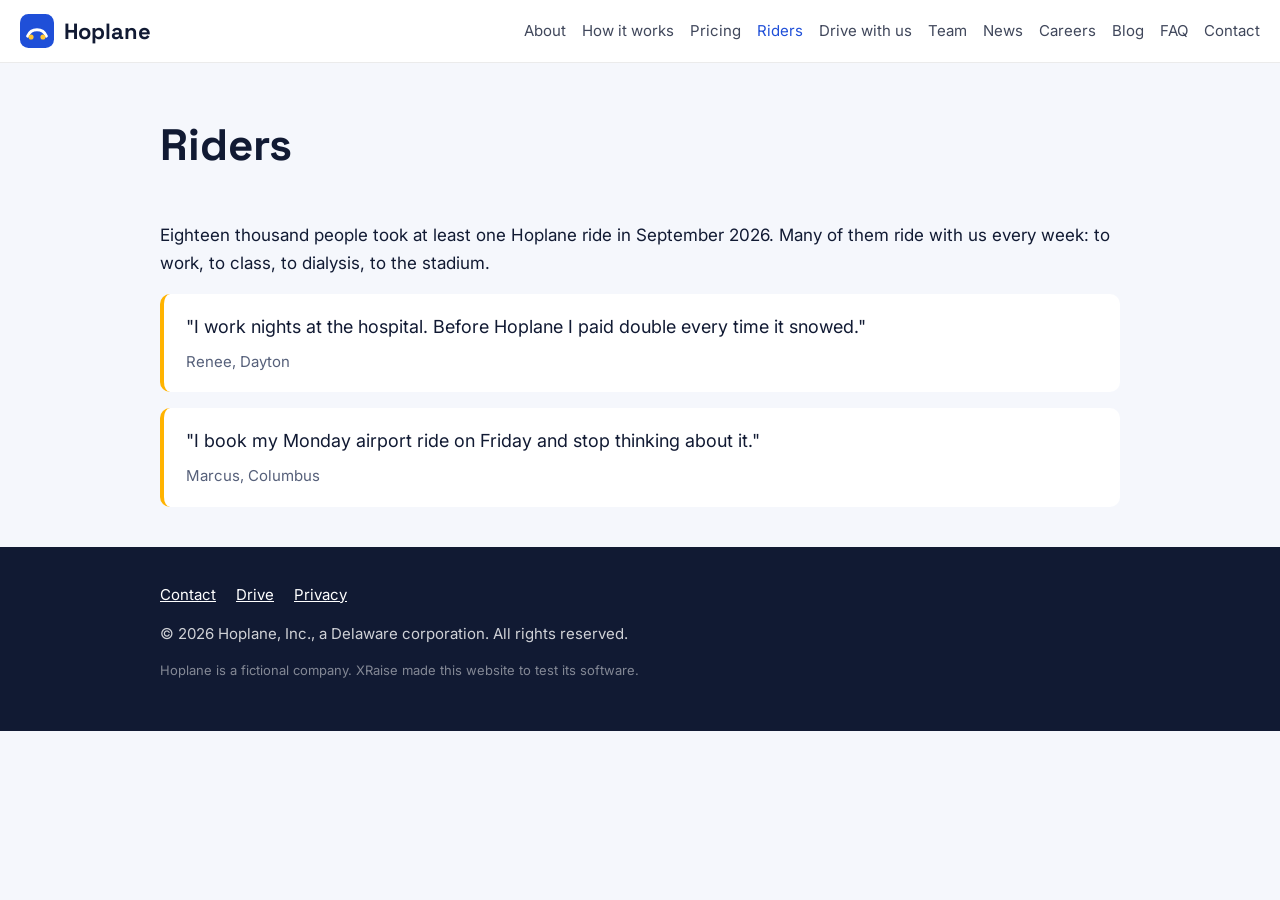
<file: riders/index.html>
<!doctype html>
<html lang="en">
<head>
<meta charset="utf-8">
<meta name="viewport" content="width=device-width, initial-scale=1">
<meta name="robots" content="noindex">
<title>Hoplane riders</title>
<meta name="description" content="Fixed-price rides for mid-size US cities.">
<link rel="preconnect" href="https://fonts.googleapis.com"><link rel="stylesheet" href="https://fonts.googleapis.com/css2?family=Space+Grotesk:wght@400;600;700&family=Inter:wght@400;600;700&display=swap">
<link rel="stylesheet" href="/style.css">
</head>
<body>
<header class="top"><div class="bar"><a class="brand" href="/"><svg viewBox="0 0 40 40" aria-hidden="true"><rect width="40" height="40" rx="10" fill="#1F4FD8"/><path d="M9 26c4-10 18-10 22 0" stroke="#fff" stroke-width="3.5" fill="none" stroke-linecap="round"/><circle cx="13" cy="27" r="3" fill="#FFC531"/><circle cx="27" cy="27" r="3" fill="#FFC531"/></svg><span>Hoplane</span></a><nav><a href="/about/">About</a><a href="/how-it-works/">How it works</a><a href="/pricing/">Pricing</a><a href="/riders/" class="on">Riders</a><a href="/drive/">Drive with us</a><a href="/team/">Team</a><a href="/news/">News</a><a href="/careers/">Careers</a><a href="/blog/">Blog</a><a href="/faq/">FAQ</a><a href="/contact/">Contact</a></nav></div></header>
<main class="wrap">
<div class="page-title"><h1>Riders</h1></div>
<section>
  <p>Eighteen thousand people took at least one Hoplane ride in September 2026. Many of them ride with us every week: to work, to class, to dialysis, to the stadium.</p>
  <blockquote>"I work nights at the hospital. Before Hoplane I paid double every time it snowed."<cite>Renee, Dayton</cite></blockquote>
  <blockquote>"I book my Monday airport ride on Friday and stop thinking about it."<cite>Marcus, Columbus</cite></blockquote>
</section>
</main>
<footer><div class="wrap">
<div class="links"><a href="/contact/">Contact</a><a href="/drive/">Drive</a><a href="/privacy/">Privacy</a></div>
<div>&copy; 2026 Hoplane, Inc., a Delaware corporation. All rights reserved.</div>
<p class="fiction">Hoplane is a fictional company. XRaise made this website to test its software.</p>
</div></footer>
</body>
</html>
</file>
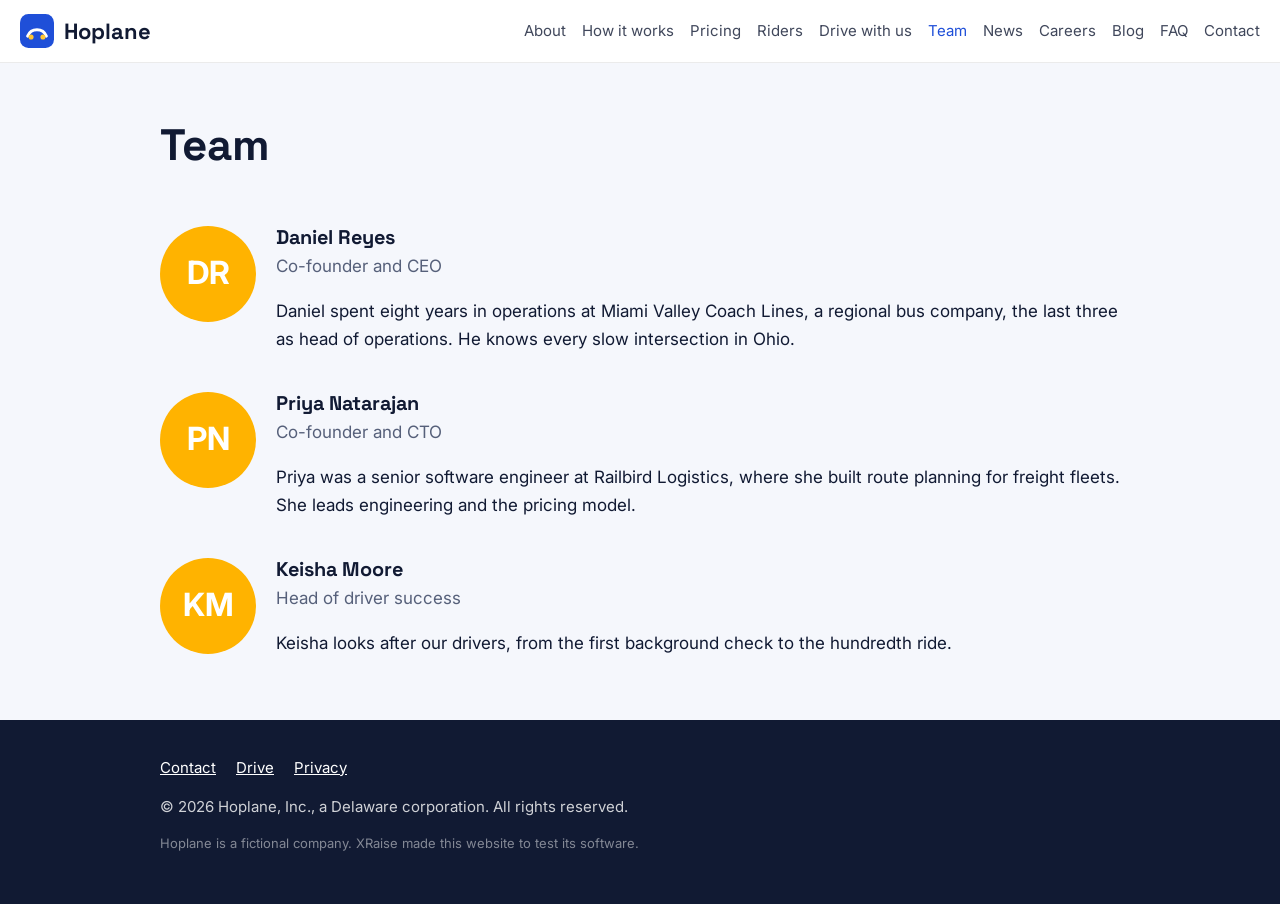
<file: team/index.html>
<!doctype html>
<html lang="en">
<head>
<meta charset="utf-8">
<meta name="viewport" content="width=device-width, initial-scale=1">
<meta name="robots" content="noindex">
<title>The Hoplane team</title>
<meta name="description" content="Fixed-price rides for mid-size US cities.">
<link rel="preconnect" href="https://fonts.googleapis.com"><link rel="stylesheet" href="https://fonts.googleapis.com/css2?family=Space+Grotesk:wght@400;600;700&family=Inter:wght@400;600;700&display=swap">
<link rel="stylesheet" href="/style.css">
</head>
<body>
<header class="top"><div class="bar"><a class="brand" href="/"><svg viewBox="0 0 40 40" aria-hidden="true"><rect width="40" height="40" rx="10" fill="#1F4FD8"/><path d="M9 26c4-10 18-10 22 0" stroke="#fff" stroke-width="3.5" fill="none" stroke-linecap="round"/><circle cx="13" cy="27" r="3" fill="#FFC531"/><circle cx="27" cy="27" r="3" fill="#FFC531"/></svg><span>Hoplane</span></a><nav><a href="/about/">About</a><a href="/how-it-works/">How it works</a><a href="/pricing/">Pricing</a><a href="/riders/">Riders</a><a href="/drive/">Drive with us</a><a href="/team/" class="on">Team</a><a href="/news/">News</a><a href="/careers/">Careers</a><a href="/blog/">Blog</a><a href="/faq/">FAQ</a><a href="/contact/">Contact</a></nav></div></header>
<main class="wrap">
<div class="page-title"><h1>Team</h1></div>
<section>
  <div class="person"><div class="avatar">DR</div><div>
    <h3>Daniel Reyes</h3><p class="role">Co-founder and CEO</p>
    <p>Daniel spent eight years in operations at Miami Valley Coach Lines, a regional bus company, the last three as head of operations. He knows every slow intersection in Ohio.</p>
  </div></div>
  <div class="person"><div class="avatar">PN</div><div>
    <h3>Priya Natarajan</h3><p class="role">Co-founder and CTO</p>
    <p>Priya was a senior software engineer at Railbird Logistics, where she built route planning for freight fleets. She leads engineering and the pricing model.</p>
  </div></div>
  <div class="person"><div class="avatar">KM</div><div>
    <h3>Keisha Moore</h3><p class="role">Head of driver success</p>
    <p>Keisha looks after our drivers, from the first background check to the hundredth ride.</p>
  </div></div>
</section>
</main>
<footer><div class="wrap">
<div class="links"><a href="/contact/">Contact</a><a href="/drive/">Drive</a><a href="/privacy/">Privacy</a></div>
<div>&copy; 2026 Hoplane, Inc., a Delaware corporation. All rights reserved.</div>
<p class="fiction">Hoplane is a fictional company. XRaise made this website to test its software.</p>
</div></footer>
</body>
</html>
</file>
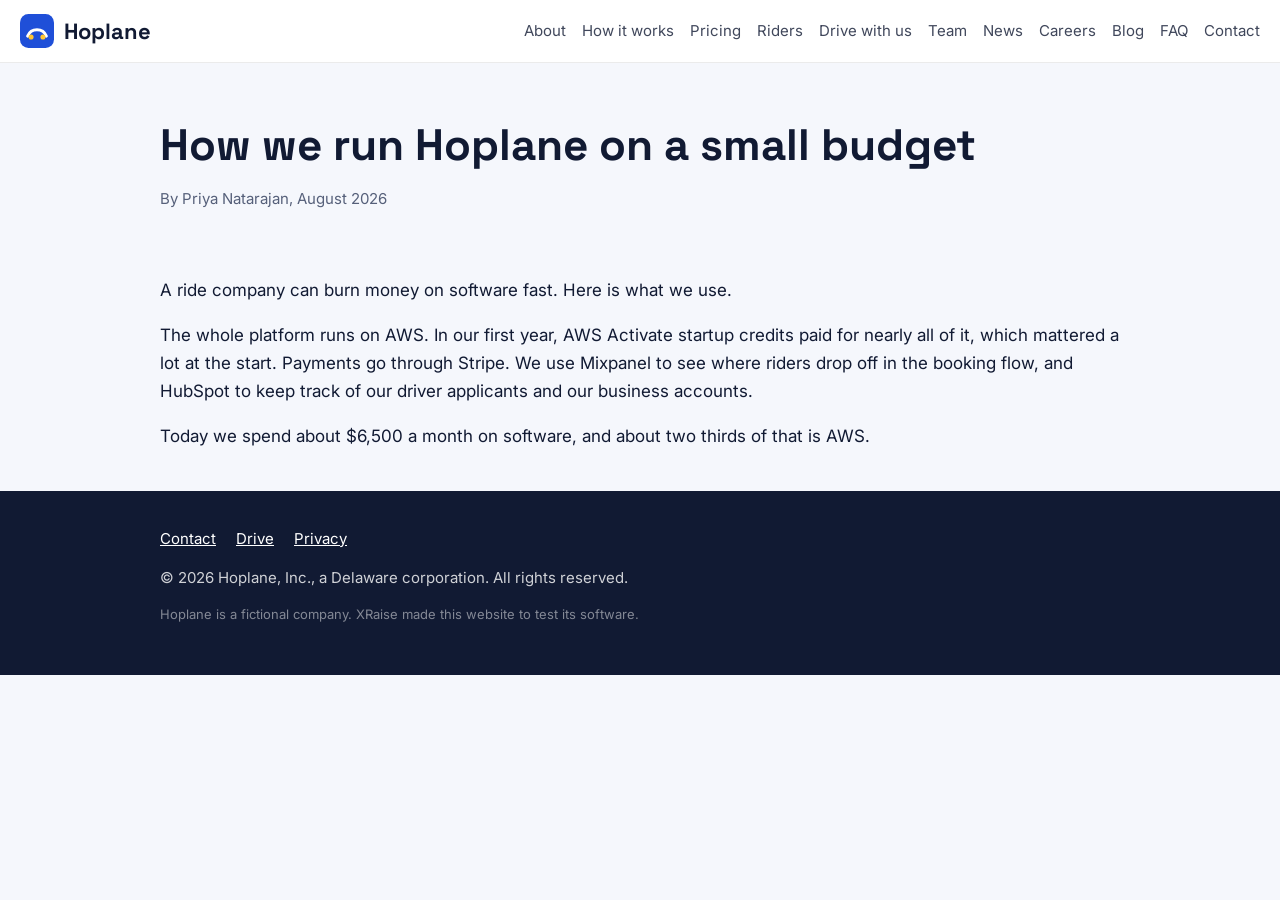
<file: blog/running-on-a-small-budget/index.html>
<!doctype html>
<html lang="en">
<head>
<meta charset="utf-8">
<meta name="viewport" content="width=device-width, initial-scale=1">
<meta name="robots" content="noindex">
<title>How we run Hoplane on a small budget</title>
<meta name="description" content="Fixed-price rides for mid-size US cities.">
<link rel="preconnect" href="https://fonts.googleapis.com"><link rel="stylesheet" href="https://fonts.googleapis.com/css2?family=Space+Grotesk:wght@400;600;700&family=Inter:wght@400;600;700&display=swap">
<link rel="stylesheet" href="/style.css">
</head>
<body>
<header class="top"><div class="bar"><a class="brand" href="/"><svg viewBox="0 0 40 40" aria-hidden="true"><rect width="40" height="40" rx="10" fill="#1F4FD8"/><path d="M9 26c4-10 18-10 22 0" stroke="#fff" stroke-width="3.5" fill="none" stroke-linecap="round"/><circle cx="13" cy="27" r="3" fill="#FFC531"/><circle cx="27" cy="27" r="3" fill="#FFC531"/></svg><span>Hoplane</span></a><nav><a href="/about/">About</a><a href="/how-it-works/">How it works</a><a href="/pricing/">Pricing</a><a href="/riders/">Riders</a><a href="/drive/">Drive with us</a><a href="/team/">Team</a><a href="/news/">News</a><a href="/careers/">Careers</a><a href="/blog/">Blog</a><a href="/faq/">FAQ</a><a href="/contact/">Contact</a></nav></div></header>
<main class="wrap">
<div class="page-title"><h1>How we run Hoplane on a small budget</h1><p class="post-meta">By Priya Natarajan, August 2026</p></div>
<section>
  <p>A ride company can burn money on software fast. Here is what we use.</p>
  <p>The whole platform runs on AWS. In our first year, AWS Activate startup credits paid for nearly all of it, which mattered a lot at the start. Payments go through Stripe. We use Mixpanel to see where riders drop off in the booking flow, and HubSpot to keep track of our driver applicants and our business accounts.</p>
  <p>Today we spend about $6,500 a month on software, and about two thirds of that is AWS.</p>
</section>
</main>
<footer><div class="wrap">
<div class="links"><a href="/contact/">Contact</a><a href="/drive/">Drive</a><a href="/privacy/">Privacy</a></div>
<div>&copy; 2026 Hoplane, Inc., a Delaware corporation. All rights reserved.</div>
<p class="fiction">Hoplane is a fictional company. XRaise made this website to test its software.</p>
</div></footer>
</body>
</html>
</file>
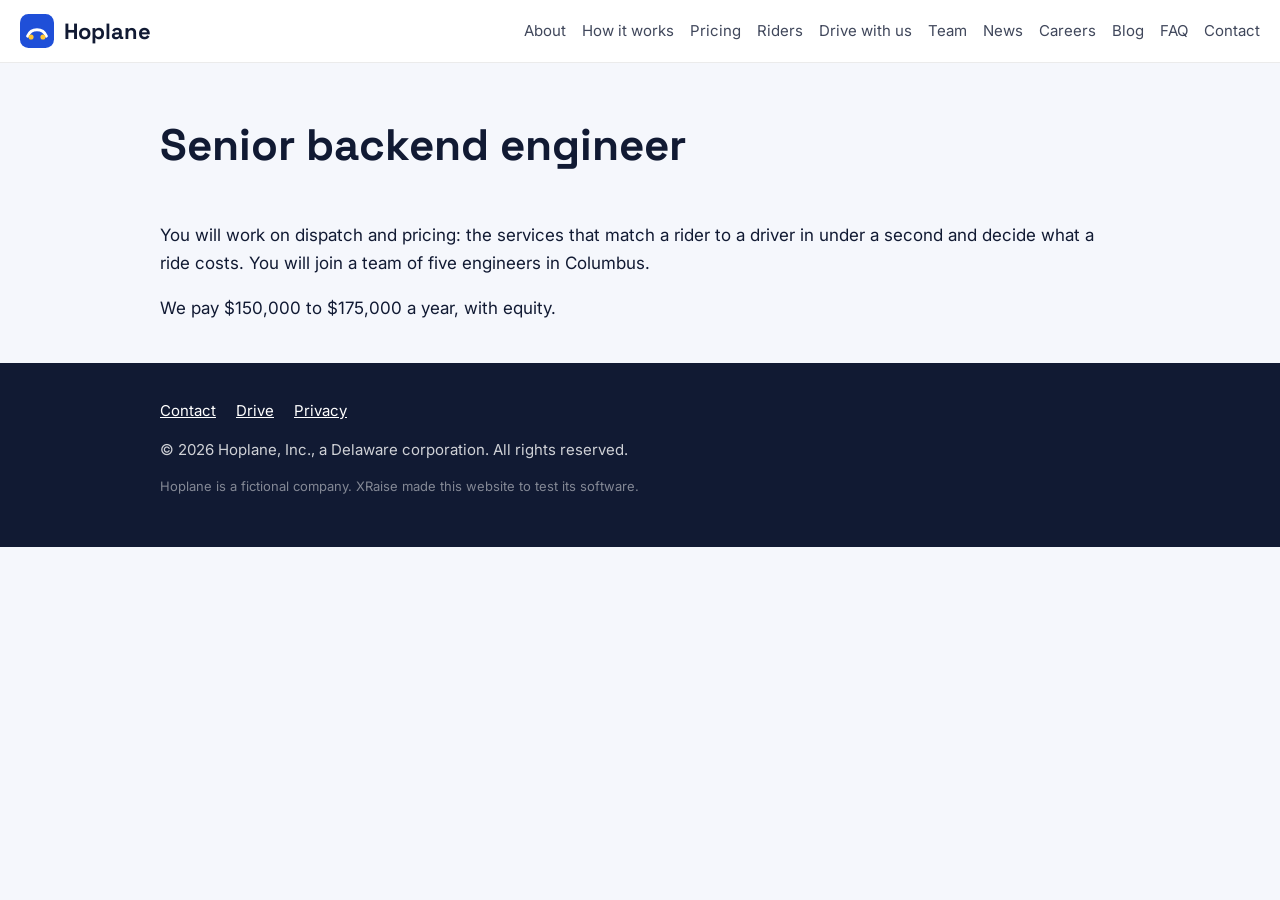
<file: careers/senior-backend-engineer/index.html>
<!doctype html>
<html lang="en">
<head>
<meta charset="utf-8">
<meta name="viewport" content="width=device-width, initial-scale=1">
<meta name="robots" content="noindex">
<title>Senior backend engineer</title>
<meta name="description" content="Fixed-price rides for mid-size US cities.">
<link rel="preconnect" href="https://fonts.googleapis.com"><link rel="stylesheet" href="https://fonts.googleapis.com/css2?family=Space+Grotesk:wght@400;600;700&family=Inter:wght@400;600;700&display=swap">
<link rel="stylesheet" href="/style.css">
</head>
<body>
<header class="top"><div class="bar"><a class="brand" href="/"><svg viewBox="0 0 40 40" aria-hidden="true"><rect width="40" height="40" rx="10" fill="#1F4FD8"/><path d="M9 26c4-10 18-10 22 0" stroke="#fff" stroke-width="3.5" fill="none" stroke-linecap="round"/><circle cx="13" cy="27" r="3" fill="#FFC531"/><circle cx="27" cy="27" r="3" fill="#FFC531"/></svg><span>Hoplane</span></a><nav><a href="/about/">About</a><a href="/how-it-works/">How it works</a><a href="/pricing/">Pricing</a><a href="/riders/">Riders</a><a href="/drive/">Drive with us</a><a href="/team/">Team</a><a href="/news/">News</a><a href="/careers/">Careers</a><a href="/blog/">Blog</a><a href="/faq/">FAQ</a><a href="/contact/">Contact</a></nav></div></header>
<main class="wrap">
<div class="page-title"><h1>Senior backend engineer</h1></div>
<section>
  <p>You will work on dispatch and pricing: the services that match a rider to a driver in under a second and decide what a ride costs. You will join a team of five engineers in Columbus.</p>
  <p>We pay $150,000 to $175,000 a year, with equity.</p>
</section>
</main>
<footer><div class="wrap">
<div class="links"><a href="/contact/">Contact</a><a href="/drive/">Drive</a><a href="/privacy/">Privacy</a></div>
<div>&copy; 2026 Hoplane, Inc., a Delaware corporation. All rights reserved.</div>
<p class="fiction">Hoplane is a fictional company. XRaise made this website to test its software.</p>
</div></footer>
</body>
</html>
</file>
<file: style.css>
:root{--p:#1F4FD8;--a:#FFB300;--bg:#F5F7FC;--ink:#111A33;--muted:#56607A;--card:#FFFFFF}
*{box-sizing:border-box}
body{margin:0;font-family:'Inter',system-ui,-apple-system,Segoe UI,sans-serif;color:var(--ink);background:var(--bg);line-height:1.65;font-size:17px}
h1,h2,h3,.brand{font-family:'Space Grotesk',system-ui,sans-serif;line-height:1.2}
a{color:var(--p)}
.wrap{max-width:1000px;margin:0 auto;padding:0 20px}
header.top{background:var(--card);border-bottom:1px solid rgba(0,0,0,.08);position:sticky;top:0;z-index:5}
.bar{display:flex;flex-wrap:wrap;align-items:center;gap:8px 24px;padding:14px 20px}
.brand{display:flex;align-items:center;gap:10px;font-weight:700;font-size:22px;color:var(--ink);text-decoration:none;margin-right:auto}
.brand svg{width:34px;height:34px}
nav{display:flex;flex-wrap:wrap;gap:4px 16px}
nav a{color:var(--ink);text-decoration:none;font-size:15px;opacity:.8}
nav a:hover,nav a.on{opacity:1;color:var(--p)}
main{padding-bottom:56px}
.hero{padding:72px 0 40px}
.hero h1{font-size:clamp(34px,5vw,54px);margin:0 0 18px;max-width:820px}
.lead{font-size:21px;color:var(--muted);max-width:720px}
.btn{display:inline-block;background:var(--p);color:#fff;padding:12px 22px;border-radius:999px;text-decoration:none;font-weight:600;margin-top:12px}
section{padding:24px 0}
h2{font-size:30px;margin:8px 0 12px}
.page-title{padding:56px 0 8px}
.page-title h1{font-size:clamp(30px,4vw,44px);margin:0}
.cards{display:grid;grid-template-columns:repeat(auto-fit,minmax(240px,1fr));gap:20px;margin-top:16px}
.card{background:var(--card);border-radius:16px;padding:22px;box-shadow:0 1px 3px rgba(0,0,0,.06)}
.card h3{margin:0 0 6px;font-size:20px}
.price{font-size:34px;font-weight:700;color:var(--p)}
blockquote{margin:16px 0;padding:18px 22px;background:var(--card);border-left:4px solid var(--a);border-radius:10px;font-size:18px}
blockquote cite{display:block;margin-top:8px;font-size:15px;color:var(--muted);font-style:normal}
.person{display:grid;grid-template-columns:96px 1fr;gap:20px;align-items:start;margin:22px 0}
.avatar{width:96px;height:96px;border-radius:50%;background:var(--a);display:flex;align-items:center;justify-content:center;color:#fff;font-size:32px;font-weight:700}
.person h3{margin:0}
.role{color:var(--muted);margin:2px 0 8px}
.post-meta{color:var(--muted);font-size:15px}
ul.plain{list-style:none;padding:0}
ul.plain li{padding:10px 0;border-bottom:1px solid rgba(0,0,0,.08)}
footer{background:var(--ink);color:rgba(255,255,255,.8);padding:36px 0;font-size:15px}
footer a{color:#fff}
footer .links{display:flex;flex-wrap:wrap;gap:8px 20px;margin-bottom:14px}
.fiction{opacity:.6;font-size:13px;margin-top:14px}
@media (max-width:600px){.person{grid-template-columns:64px 1fr}.avatar{width:64px;height:64px;font-size:22px}.hero{padding:48px 0 24px}}
</file>
